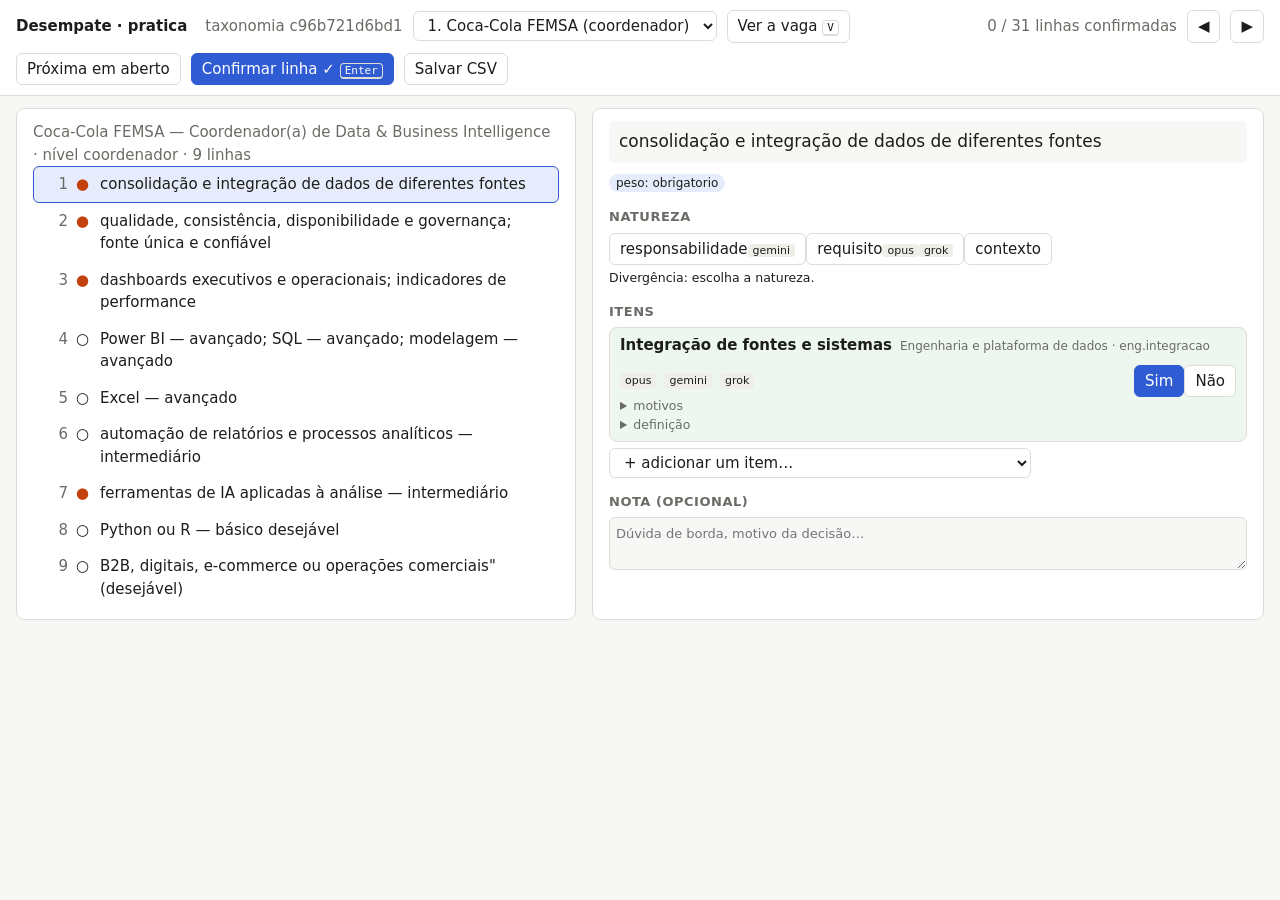
<file: rotulagem/pagina/desempate_pratica.html>
<!doctype html>
<html lang="pt-BR">
<head>
<meta charset="utf-8">
<meta name="viewport" content="width=device-width, initial-scale=1">
<title>Desempate dos rótulos</title>
<style>
:root { --bg:#f7f7f5; --panel:#fff; --text:#1d1d1b; --muted:#6b6b66; --line:#dddcd6; --accent:#2f5bd3; --soft:#e6ecfb;
  --ok:#2e7d4f; --okbg:#edf7f0; --warn:#c2410c; --warnbg:#fff1e8; --chip:#efeee9; }
@media (prefers-color-scheme: dark) { :root { --bg:#161615; --panel:#1f1f1d; --text:#e9e8e3; --muted:#9a9993; --line:#34332f;
  --accent:#8aa8ff; --soft:#26304d; --ok:#6cc893; --okbg:#17291e; --warn:#fb923c; --warnbg:#3a2414; --chip:#2a2a27; } }
* { box-sizing:border-box; }
body { margin:0; background:var(--bg); color:var(--text); font:15px/1.5 system-ui,-apple-system,"Segoe UI",sans-serif; }
header { position:sticky; top:0; z-index:2; display:flex; gap:10px; align-items:center; flex-wrap:wrap; padding:10px 16px;
  background:var(--panel); border-bottom:1px solid var(--line); }
header h1 { font-size:15px; margin:0 8px 0 0; } .grow { flex:1; } .muted { color:var(--muted); }
button, select { font:inherit; color:var(--text); background:var(--panel); border:1px solid var(--line); border-radius:6px; padding:4px 10px; cursor:pointer; }
button:hover { border-color:var(--accent); } button.primary { background:var(--accent); border-color:var(--accent); color:#fff; }
main { display:grid; grid-template-columns:minmax(0,5fr) minmax(0,6fr); gap:16px; padding:12px 16px 40px; }
@media (max-width:1000px) { main { grid-template-columns:1fr; } }
section { background:var(--panel); border:1px solid var(--line); border-radius:8px; padding:12px 16px; min-width:0; }
.linha { display:flex; gap:8px; padding:6px 8px; border-radius:6px; cursor:pointer; border:1px solid transparent; }
.linha:hover { background:var(--soft); } .linha.atual { border-color:var(--accent); background:var(--soft); }
.linha .n { width:26px; flex:none; color:var(--muted); text-align:right; }
.linha .st { width:16px; flex:none; } .st.feito { color:var(--ok); } .st.aberto { color:var(--warn); }
.chip { display:inline-block; font-size:12px; padding:0 7px; margin:2px 4px 0 0; border-radius:10px; background:var(--chip); }
.chip.regra { background:var(--soft); }
h2 { font-size:16px; margin:0 0 8px; } h3 { font-size:13px; margin:14px 0 6px; text-transform:uppercase; letter-spacing:.04em; color:var(--muted); }
.texto { font-size:17px; padding:8px 10px; background:var(--bg); border-radius:6px; margin-bottom:8px; }
.item { border:1px solid var(--line); border-radius:8px; padding:6px 10px; margin-bottom:6px; }
.item.unanime { background:var(--okbg); } .item.dividido { border-color:var(--warn); background:var(--warnbg); }
.item.dividido.decidido { background:var(--panel); border-color:var(--line); }
.item .topo { display:flex; align-items:center; gap:8px; flex-wrap:wrap; }
.item .nome { font-weight:600; } .item .dim { font-size:12px; color:var(--muted); }
.mk { font-size:11px; padding:0 5px; border-radius:3px; background:var(--chip); }
.opcoes button.on { background:var(--accent); border-color:var(--accent); color:#fff; }
.opcoes button.nao.on { background:var(--warn); border-color:var(--warn); }
.motivo { font-size:12.5px; margin-top:4px; } .motivo b { font-weight:600; }
details summary { cursor:pointer; color:var(--muted); font-size:12.5px; }
.def { font-size:12.5px; color:var(--muted); margin-top:4px; }
textarea { width:100%; min-height:50px; font:inherit; font-size:13px; color:var(--text); background:var(--bg); border:1px solid var(--line); border-radius:6px; padding:6px; }
#modal { display:none; position:fixed; inset:0; z-index:5; background:rgba(0,0,0,.5); align-items:flex-start; justify-content:center; padding:48px 16px; overflow:auto; }
#modal.aberto { display:flex; }
#modal .caixa { background:var(--panel); border:1px solid var(--line); border-radius:10px; width:min(820px,100%); padding:18px 22px; }
#modal .caixa .topo { display:flex; gap:10px; align-items:baseline; } #modal h2 { margin:0; font-size:18px; }
#modal ol { padding-left:0; list-style:none; margin:12px 0 0; }
#modal li { display:flex; gap:10px; padding:6px 8px; border-radius:6px; }
#modal li .n { width:26px; flex:none; text-align:right; color:var(--muted); }
#modal li.atual { background:var(--soft); outline:1px solid var(--accent); }
kbd { border:1px solid var(--line); border-bottom-width:2px; border-radius:4px; padding:0 4px; font-size:11px; }
</style>
</head>
<body>
<header>
  <h1>Desempate · <span id="conj"></span></h1>
  <span class="muted">taxonomia <span id="versao"></span></span>
  <select id="vaga"></select>
  <button id="verVaga">Ver a vaga <kbd>V</kbd></button>
  <span class="grow"></span>
  <span id="progresso" class="muted"></span>
  <button id="ant">◀</button><button id="prox">▶</button><button id="proxAberta">Próxima em aberto</button>
  <button id="confirmar" class="primary">Confirmar linha ✓ <kbd>Enter</kbd></button>
  <button id="salvar">Salvar CSV</button>
</header>
<main>
  <section><div id="lista"></div></section>
  <section id="painel"></section>
</main>
<div id="modal"><div class="caixa">
  <div class="topo"><h2 id="mTitulo"></h2><span class="grow"></span><button id="mFechar">Fechar <kbd>Esc</kbd></button></div>
  <div class="muted" id="mMeta"></div>
  <ol id="mLinhas"></ol>
</div></div>
<script id="dados" type="application/json">{"conjunto": "pratica", "versao": "c96b721d6bd1", "rotuladores": [{"id": "claude-opus-5-5", "curto": "opus"}, {"id": "google/gemini-4-argon", "curto": "gemini"}, {"id": "spacexai/grok-4.7", "curto": "grok"}], "naturezas": ["responsabilidade", "requisito", "contexto"], "setores": ["bens de consumo (CPG)", "consultoria", "educação", "energia e saneamento", "financeiro", "imobiliário", "indústria", "logística e mobilidade", "mídia, marketing e publicidade", "saúde", "seguros e previdência", "serviços", "tecnologia e software", "telecom", "varejo e e-commerce"], "itens": [{"dimensao": "Gestão de pessoas", "item": "Liderar time", "chave": "pessoas.liderar_time", "definicao": "liderar, gerir ou coordenar um time ou uma área com gente", "borda": "\"liderar projetos\" sem time não conta (vai em gestão de projetos); \"liderança técnica sem gestão formal\" conta, e marca também \"referência técnica / hands-on\"", "exemplos": "\"Liderar e orientar a equipe de engenharia de dados…\"; \"Experiência mínima de três anos com liderança de equipes\""}, {"dimensao": "Gestão de pessoas", "item": "Time multidisciplinar", "chave": "pessoas.multidisciplinar", "definicao": "o time ou a liderança junta perfis diferentes (engenharia + ciência + BI, POs + devs)", "borda": "só quando a linha diz que é misto; \"time de dados\" sozinho não", "exemplos": "\"Gerenciar times multidisciplinares … engenharia de dados, BI, analytics avançado e IA\"; \"Lead cross-functional teams, including data scientists, engineers…\""}, {"dimensao": "Gestão de pessoas", "item": "Desenvolver pessoas", "chave": "pessoas.desenvolver_pessoas", "definicao": "PDI, feedback, 1:1, mentoria, coaching, avaliação de desempenho, carreira, capacitação do time", "borda": "\"desenvolver soluções\" não é desenvolver pessoas", "exemplos": "\"Capacidade de realizar feedbacks estruturados, PDIs e avaliações de desempenho\"; \"Mentor, recruit, and retain top-tier … talent\""}, {"dimensao": "Gestão de pessoas", "item": "Contratar e estruturar time", "chave": "pessoas.contratar_estruturar", "definicao": "recrutar, dimensionar headcount, montar ou crescer um time ou uma área", "borda": "\"estruturar processos\" não conta", "exemplos": "\"Participar ativamente dos processos de recrutamento e seleção para expandir o time\"; \"Dimensionar estrutura e capacidade dos times…\""}, {"dimensao": "Gestão de pessoas", "item": "Liderar líderes", "chave": "pessoas.liderar_lideres", "definicao": "gerir quem também lidera (coordenações, tech leads, líderes técnicos), formar lideranças", "borda": "—", "exemplos": "\"gestão de times técnicos, incluindo liderança de líderes técnicos\"; \"desenvolvimento de lideranças intermediárias (Coordenações)\""}, {"dimensao": "Gestão de pessoas", "item": "Operação do time", "chave": "pessoas.operacao_time", "definicao": "capacidade, alocação, rituais, distribuição de demandas, acompanhamento de entregas, remover impedimentos", "borda": "priorização da área/roadmap vai em \"roadmap e priorização\"", "exemplos": "\"Gerir a capacidade e a alocação do time, removendo impedimentos…\"; \"Liderar e desenvolver a equipe de dados, distribuindo demandas e acompanhando entregas\""}, {"dimensao": "Gestão de pessoas", "item": "Referência técnica / hands-on", "chave": "pessoas.hands_on", "definicao": "a liderança precisa pôr a mão, revisar código, tomar ou guiar decisão técnica, ser referência técnica", "borda": "\"base técnica para dialogar, não precisa construir\" conta (é profundidade técnica pedida da liderança)", "exemplos": "\"Capacidade técnica para avaliar código SQL… com profundidade\"; \"Experiência prática (não apenas gestão…) em Analytics, Engenharia de Dados\""}, {"dimensao": "Estratégia, negócio e gestão", "item": "Estratégia e visão", "chave": "negocio.estrategia", "definicao": "definir ou executar estratégia/visão de dados, IA ou BI; pensamento estratégico", "borda": "\"alinhado aos objetivos estratégicos\" sozinho não conta", "exemplos": "\"Desenvolver e executar a estratégia de dados da Cooperativa\"; \"Strong strategic thinking and product mindset\""}, {"dimensao": "Estratégia, negócio e gestão", "item": "Roadmap e priorização", "chave": "negocio.roadmap_priorizacao", "definicao": "roadmap, backlog, priorização de demandas e iniciativas por valor", "borda": "—", "exemplos": "\"Definir prioridades, roadmap e indicadores da área\"; \"Experience with value-based prioritization\""}, {"dimensao": "Estratégia, negócio e gestão", "item": "Projetos e portfólio", "chave": "negocio.projetos_portfolio", "definicao": "gestão de projetos, cronograma, portfólio de iniciativas, condução de várias frentes", "borda": "—", "exemplos": "\"Histórico em gestão de projetos complexos com múltiplas frentes de trabalho\"; \"gestão de portfólio de projetos e relacionamento com áreas de negócio\""}, {"dimensao": "Estratégia, negócio e gestão", "item": "Stakeholders e influência", "chave": "negocio.stakeholders", "definicao": "parceria com áreas, influenciar sem autoridade, negociar escopo e prioridade, articulação entre áreas", "borda": "apresentação pra diretoria vai em \"comunicação executiva\"", "exemplos": "\"Capacidade de influenciar stakeholders e conduzir iniciativas de transformação…\"; \"Atuar com Comercial, Jurídico, FP&A, Marketing e Tecnologia\""}, {"dimensao": "Estratégia, negócio e gestão", "item": "Comunicação executiva", "chave": "negocio.comunicacao_executiva", "definicao": "apresentar pra diretoria, C-level, conselho, fóruns executivos; storytelling com dados", "borda": "comunicação em geral vai em \"comunicação\" (comportamental)", "exemplos": "\"Comunicação executiva, com experiência apresentando para C-level e conselho\"; \"Conduzir apresentações executivas para stakeholders locais, regionais e globais\""}, {"dimensao": "Estratégia, negócio e gestão", "item": "Visão de negócio", "chave": "negocio.visao_negocio", "definicao": "traduzir necessidade de negócio em solução, ligar dado a impacto/valor/ROI, business acumen, business case", "borda": "—", "exemplos": "\"Conectar decisões técnicas ao impacto de negócio…\"; \"Construir business case, análises profundas e criar cenários\""}, {"dimensao": "Estratégia, negócio e gestão", "item": "Orçamento e fornecedores", "chave": "negocio.orcamento_fornecedores", "definicao": "orçamento da área, OPEX/CAPEX, contratos, licenças, fornecedores, parceiros e consultorias contratadas", "borda": "custo de nuvem/infra vai em FinOps", "exemplos": "\"Gestão de Orçamento, Contratos e Licenças…\"; \"Gerenciar fornecedores, consultorias, integradores e parceiros estratégicos…\""}, {"dimensao": "Estratégia, negócio e gestão", "item": "FinOps e custo de plataforma", "chave": "negocio.finops", "definicao": "custo de nuvem, compute, ML ou inferência; otimização de custo da plataforma", "borda": "—", "exemplos": "\"Promover a otimização contínua de custos de infraestrutura e processamento (FinOps)\"; \"Gerir o orçamento de compute e ferramentas de Machine Learning…\""}, {"dimensao": "Estratégia, negócio e gestão", "item": "Cultura de dados e adoção", "chave": "negocio.cultura_dados", "definicao": "cultura data-driven, letramento, democratizar acesso, self-service, adoção pelas áreas", "borda": "—", "exemplos": "\"Promover a cultura data-driven e o letramento em dados na organização…\"; \"democratizar o acesso à informação\""}, {"dimensao": "Estratégia, negócio e gestão", "item": "Transformação e inovação", "chave": "negocio.transformacao_inovacao", "definicao": "transformação digital, inovação, PoC/MVP, prospectar tecnologias", "borda": "migração de plataforma legada vai em \"migração e modernização\"", "exemplos": "\"Histórico de atuação em projetos de inovação e transformação digital\"; \"Prospectar tecnologias e tendências, conduzir provas de conceito e MVPs…\""}, {"dimensao": "Estratégia, negócio e gestão", "item": "Métodos ágeis", "chave": "negocio.ageis", "definicao": "Scrum, Kanban, Lean, metodologias ágeis", "borda": "—", "exemplos": "\"Conhecimento de metodologias ágeis, como Scrum, Kanban ou similares\"; \"Métodos ágeis e de inovação: Scrum/Kanban, Lean Portfolio…\""}, {"dimensao": "Estratégia, negócio e gestão", "item": "Produto e data products", "chave": "negocio.produto_dados", "definicao": "gestão de produto, mentalidade de produto, data products, ciclo de vida de produtos de dados, discovery", "borda": "—", "exemplos": "\"Oversee the entire lifecycle of data products…\"; \"Liderar a transição … para um modelo orientado a data products\""}, {"dimensao": "Estratégia, negócio e gestão", "item": "Clientes e consultoria", "chave": "negocio.clientes_consultoria", "definicao": "atender clientes externos, perfil consultivo, prospecção, desenvolvimento de negócios, propostas", "borda": "\"clientes internos\" não conta", "exemplos": "\"Experiência em consultoria ou atuação direta com clientes corporativos de grande porte\"; \"Vivência em prospecção, captura de oportunidades e desenvolvimento de negócios\""}, {"dimensao": "Estratégia, negócio e gestão", "item": "Processos e melhoria contínua", "chave": "negocio.processos_melhoria", "definicao": "redesenho de processos, padronização, melhoria contínua", "borda": "padronizar **métricas** vai em \"KPIs e métricas\"", "exemplos": "\"Promover o redesenho e a melhoria contínua dos processos corporativos\"; \"Histórico comprovado de padronização e melhoria de processos…\""}, {"dimensao": "Analytics e BI", "item": "BI, dashboards e relatórios", "chave": "analytics.bi_dashboards", "definicao": "construir ou evoluir BI, painéis, relatórios, visualização", "borda": "\"time de BI\" sozinho não marca (regra 1)", "exemplos": "\"Supervisionar a criação, evolução e governança de dashboards executivos e operacionais…\"; \"Experiência com ferramentas de BI e visualização de dados\""}, {"dimensao": "Analytics e BI", "item": "Análise e insights", "chave": "analytics.analise_insights", "definicao": "análises (exploratórias, diagnósticas, ad hoc), transformar dado em insight e recomendação", "borda": "—", "exemplos": "\"Conduzir análises exploratórias e diagnósticas para apoiar a tomada de decisão\"; \"Transformar dados complexos em análises e recomendações…\""}, {"dimensao": "Analytics e BI", "item": "KPIs e métricas", "chave": "analytics.kpis_metricas", "definicao": "definir, padronizar e acompanhar KPIs, métricas, OKRs, BSC", "borda": "métricas de modelo (erro, drift) vão em ciência de dados / MLOps", "exemplos": "\"Definir e evoluir padrões de métricas, KPIs e conceitos analíticos…\"; \"Gestão de indicadores, BSC e OKRs\""}, {"dimensao": "Analytics e BI", "item": "Experimentação e causalidade", "chave": "analytics.experimentacao", "definicao": "testes A/B, desenho de experimento, inferência causal, uplift, incrementalidade", "borda": "—", "exemplos": "\"Base estatística sólida: desenho de experimentos, testes A/B e inferência causal\"; \"Experiência com inferência causal aplicada a decisões…\""}, {"dimensao": "Analytics e BI", "item": "Digital analytics e tagueamento", "chave": "analytics.digital_analytics", "definicao": "web/product analytics, tracking, tagueamento, arquitetura de eventos", "borda": "o nome GA/GTM vem do dicionário", "exemplos": "\"Digital Analytics em escala (GA, arquitetura de eventos)\"; \"Product Analytics / governança de tracking\""}, {"dimensao": "Analytics e BI", "item": "Analytics de marketing e cliente", "chave": "analytics.marketing_cliente", "definicao": "MMM, atribuição, segmentação, CRM analytics, ciclo de vida, churn, LTV, insights de consumidor", "borda": "—", "exemplos": "\"Marketing Measurement (MMM, atribuição, incrementality)\"; \"segmentações e clusters de clientes\""}, {"dimensao": "Analytics e BI", "item": "Inteligência comercial e de mercado", "chave": "analytics.inteligencia_mercado", "definicao": "inteligência comercial, pesquisa e inteligência de mercado, pricing, benchmarking de concorrência", "borda": "—", "exemplos": "\"Construir e manter a inteligência de mercado: benchmarking de concorrentes…\"; \"3+ years Consumer Insights or Market Research experience\""}, {"dimensao": "Analytics e BI", "item": "Planejamento financeiro e P&L", "chave": "analytics.financeiro_pl", "definicao": "FP&A, orçamento e forecast do negócio, P&L, rentabilidade, finanças corporativas", "borda": "orçamento **da área de dados** vai em \"orçamento e fornecedores\"", "exemplos": "\"análises de performance, rentabilidade e P&L\"; \"Conhecimento sólido em finanças corporativas e contabilidade gerencial\""}, {"dimensao": "Analytics e BI", "item": "Automação", "chave": "analytics.automacao", "definicao": "automação de relatórios e processos, RPA, workflows", "borda": "automação **com IA** marca também o item de IA", "exemplos": "\"Liderar iniciativas de automação de … RPAs\"; \"automação de relatórios e processos analíticos — intermediário\""}, {"dimensao": "Engenharia e plataforma de dados", "item": "Arquitetura de dados", "chave": "eng.arquitetura", "definicao": "arquitetura de dados; DW, data lake, lakehouse, data mesh, medalhão", "borda": "—", "exemplos": "\"Domínio de Data Mesh\"; \"Vivência sólida em arquitetura de dados, incluindo data lake, data warehouse…\""}, {"dimensao": "Engenharia e plataforma de dados", "item": "Engenharia de dados e pipelines", "chave": "eng.pipelines", "definicao": "pipelines, ETL/ELT, ingestão, orquestração, engenharia de dados como disciplina", "borda": "\"time de engenharia de dados\" sozinho marca só liderar time", "exemplos": "\"Experiência com pipelines de dados (ETL/ELT) e ferramentas como…\"; \"Monitorar e controlar a execução de malhas de dados (pipelines)…\""}, {"dimensao": "Engenharia e plataforma de dados", "item": "Modelagem de dados", "chave": "eng.modelagem", "definicao": "modelagem dimensional, analítica, corporativa; data vault; analytics engineering", "borda": "modelagem **estatística/preditiva** vai em ciência de dados", "exemplos": "\"Data modeling (dimensional, Data Vault, semantic layers)\"; \"Experiência com modelagem analítica e transformação de dados em dbt…\""}, {"dimensao": "Engenharia e plataforma de dados", "item": "Integração de fontes e sistemas", "chave": "eng.integracao", "definicao": "integrar múltiplas fontes, sistemas, APIs, conectores", "borda": "—", "exemplos": "\"Integrar diferentes fontes de dados em um modelo corporativo consistente\"; \"Atuar na integração entre plataformas SCADA, sistemas de telemetria, BI, GIS…\""}, {"dimensao": "Engenharia e plataforma de dados", "item": "Plataforma de dados e nuvem", "chave": "eng.plataforma_cloud", "definicao": "evoluir ou sustentar a plataforma de dados; nuvem como conceito", "borda": "o provedor (AWS, Azure, GCP) vem do dicionário", "exemplos": "\"conduzir a evolução da nossa plataforma de dados\"; \"Familiaridade com Cloud (AWS, Azure ou GCP) e com os desafios de operar plataformas…\""}, {"dimensao": "Engenharia e plataforma de dados", "item": "Big data e processamento distribuído", "chave": "eng.big_data", "definicao": "grandes volumes, processamento distribuído, larga escala", "borda": "—", "exemplos": "\"Vivência com grandes volumes de dados\"; \"ambientes de processamento distribuído e plataformas de dados…\""}, {"dimensao": "Engenharia e plataforma de dados", "item": "Streaming e tempo real", "chave": "eng.streaming", "definicao": "streaming, tempo real, baixa latência", "borda": "—", "exemplos": "\"camadas de consumo NRT/Streaming Analytics (ex: Kafka, Pub/Sub)\"; \"ingestão batch e streaming de múltiplas fontes\""}, {"dimensao": "Engenharia e plataforma de dados", "item": "Boas práticas de engenharia (DevOps/DataOps)", "chave": "eng.boas_praticas", "definicao": "versionamento, Git, CI/CD, testes, code review, documentação, DataOps", "borda": "—", "exemplos": "\"Práticas modernas de engenharia: versionamento, testes automatizados, observabilidade e documentação\"; \"DataOps, CI/CD, Git, code review, testes e documentação\""}, {"dimensao": "Engenharia e plataforma de dados", "item": "Observabilidade e operação", "chave": "eng.observabilidade_operacao", "definicao": "monitoramento, SLA/SLO, incidentes, sustentação, confiabilidade e disponibilidade da plataforma", "borda": "qualidade **do dado** vai em \"qualidade de dados\"", "exemplos": "\"SLA, SLI e SLO… incidentes\"; \"Responder pela confiabilidade da plataforma analítica: monitoramento de pipelines…\""}, {"dimensao": "Engenharia e plataforma de dados", "item": "Migração e modernização", "chave": "eng.migracao_modernizacao", "definicao": "migrar ou modernizar plataforma ou arquitetura legada", "borda": "—", "exemplos": "\"Liderança comprovada de migrações de dados legados para ecossistemas modernos em nuvem\"; \"Vivência na condução de migrações de dados, modernização de plataformas analíticas…\""}, {"dimensao": "Engenharia e plataforma de dados", "item": "Camada semântica", "chave": "eng.camada_semantica", "definicao": "camada semântica, métricas governadas como produto, data contracts", "borda": "—", "exemplos": "\"Familiaridade com camadas semânticas e preparação de dados para consumo por LLM / text-to-SQL\"; \"Diferencial: camada semântica corporativa\""}, {"dimensao": "Engenharia e plataforma de dados", "item": "Software e sistemas (fora de dados)", "chave": "eng.software_sistemas", "definicao": "desenvolvimento de software, arquitetura de software, sistemas como ERP/WMS/CRM, front/back-end", "borda": "—", "exemplos": "\"Experiência sólida liderando times de desenvolvimento de software\"; \"Experiência em implantação ou transformação de plataformas como ERP, WMS, CRM…\""}, {"dimensao": "Governança, qualidade e segurança", "item": "Governança de dados", "chave": "gov.governanca", "definicao": "políticas, papéis (owners, stewards), padrões, frameworks (DAMA), programa de governança", "borda": "\"governança de modelos/IA\" vai no item próprio", "exemplos": "\"Implantar e sustentar a governança de dados: papéis e responsabilidades…\"; \"Governança e qualidade de dados (DAMA-DMBOK)\""}, {"dimensao": "Governança, qualidade e segurança", "item": "Qualidade de dados", "chave": "gov.qualidade", "definicao": "qualidade, consistência, integridade, acuracidade do dado", "borda": "—", "exemplos": "\"Conhecimento em modelagem de dados, qualidade de dados e governança\"; \"Implantar rotinas de validação e consistência dos dados antes de cada entrega…\""}, {"dimensao": "Governança, qualidade e segurança", "item": "Catálogo, metadados e linhagem", "chave": "gov.catalogo_linhagem", "definicao": "catálogo de dados, metadados, linhagem, dicionário de dados/métricas", "borda": "—", "exemplos": "\"Data Quality, Metadata Management, Data Catalog, Data Lineage e Data Stewardship\"; \"Metadata and lineage management\""}, {"dimensao": "Governança, qualidade e segurança", "item": "Dados mestres (MDM)", "chave": "gov.mdm", "definicao": "master data management", "borda": "—", "exemplos": "\"gestão de dados mestres (MDM) e práticas de governança\"; \"… e Master Data Management (MDM)\""}, {"dimensao": "Governança, qualidade e segurança", "item": "Privacidade e regulação", "chave": "gov.privacidade_regulacao", "definicao": "LGPD, privacidade, PII, compliance, regulação setorial (SOX, HIPAA)", "borda": "—", "exemplos": "\"Conformidade com a LGPD, incluindo classificação, retenção e tratamento de dados pessoais\"; \"Governança de dados financeiros, incluindo SOX\""}, {"dimensao": "Governança, qualidade e segurança", "item": "Segurança da informação e acesso", "chave": "gov.seguranca", "definicao": "segurança da informação, controle de acesso", "borda": "—", "exemplos": "\"governança e Segurança da Informação\"; \"Conhecimento prático de governança, privacidade e segurança de dados\""}, {"dimensao": "Governança, qualidade e segurança", "item": "Governança de IA e de modelos", "chave": "gov.governanca_ia", "definicao": "governança de modelos e agentes, risco de modelo, IA responsável, guardrails, ética de uso", "borda": "—", "exemplos": "\"definir processos de governança de modelos + gestão de risco de modelos\"; \"Atuar como Centro de Excelência (CoE) na governança de agentes de IA…\""}, {"dimensao": "IA e ciência de dados", "item": "IA generativa e LLMs", "chave": "ia.genai_llm", "definicao": "GenAI, LLMs, RAG, embeddings, bancos vetoriais, dados preparados pra IA", "borda": "—", "exemplos": "\"Vivência com Inteligência Artificial Generativa e utilização de LLMs\"; \"embeddings, Vector DBs (ex: Pinecone, Qdrant, ChromaDB) ou RAG\""}, {"dimensao": "IA e ciência de dados", "item": "Agentes de IA", "chave": "ia.agentes", "definicao": "agentes, sistemas agênticos, multi-agente, copilotos conversacionais", "borda": "—", "exemplos": "\"Ao menos um caso de agentes de IA em produção\"; \"Familiaridade com arquiteturas modernas baseadas em agentes (arquitetura agêntica)\""}, {"dimensao": "IA e ciência de dados", "item": "Ciência de dados e machine learning", "chave": "ia.ciencia_dados_ml", "definicao": "modelos preditivos, ML, estatística aplicada, forecast, séries temporais", "borda": "\"IA\" genérica sem ML vai em \"IA aplicada ao negócio\"", "exemplos": "\"Base sólida em estatística, machine learning e desenho de experimentos…\"; \"Séries temporais, forecast, segmentação, modelos de propensão…\""}, {"dimensao": "IA e ciência de dados", "item": "MLOps e LLMOps", "chave": "ia.mlops", "definicao": "colocar e manter modelo em produção, monitorar drift, ciclo de vida de modelo, feature store", "borda": "—", "exemplos": "\"Familiaridade com práticas de MLOps e deploy de modelos de Machine Learning em produção\"; \"LLMOps e frameworks de avaliação de modelos em produção…\""}, {"dimensao": "IA e ciência de dados", "item": "IA aplicada ao negócio", "chave": "ia.ia_aplicada", "definicao": "aplicar IA a problemas ou áreas, estratégia/portfólio de IA, casos de uso, ROI de IA", "borda": "—", "exemplos": "\"Fomentar a utilização de analytics, inteligência artificial e novas tecnologias aplicadas ao negócio\"; \"Definir e liderar a estratégia de IA … governar o portfólio\""}, {"dimensao": "IA e ciência de dados", "item": "IA na produtividade do time", "chave": "ia.ia_produtividade", "definicao": "usar IA no próprio trabalho do time: AI-first engineering, copilots, acelerar entrega", "borda": "—", "exemplos": "\"Impulsionar práticas de AI-first engineering…\"; \"Uso de ferramentas de IA generativa e agentes para acelerar o trabalho do time\""}, {"dimensao": "Formação, idioma e experiência", "item": "Graduação", "chave": "formacao.graduacao", "definicao": "ensino superior (qualquer área ou áreas listadas)", "borda": "—", "exemplos": "\"Ensino superior completo em Tecnologia, Engenharia, Ciência da Computação ou áreas correlatas\"; \"Formação superior completa em áreas correlatas\""}, {"dimensao": "Formação, idioma e experiência", "item": "Pós-graduação, MBA, mestrado", "chave": "formacao.pos", "definicao": "pós, MBA, mestrado, doutorado", "borda": "—", "exemplos": "\"Pós-graduação ou MBA em Gestão, Dados ou Tecnologia é diferencial\"; \"Mestrado ou doutorado em áreas relacionadas a Data Science…\""}, {"dimensao": "Formação, idioma e experiência", "item": "Certificação", "chave": "formacao.certificacao", "definicao": "certificação (cloud, BI, Scrum, governança)", "borda": "—", "exemplos": "\"Certificações em cloud\"; \"Certificações na área de dados (Azure Data Engineer, AWS…)\""}, {"dimensao": "Formação, idioma e experiência", "item": "Inglês", "chave": "idioma.ingles", "definicao": "inglês, em qualquer nível", "borda": "—", "exemplos": "\"Inglês avançado para comunicação verbal e escrita\"; \"Excellent level of English C1 or above\""}, {"dimensao": "Formação, idioma e experiência", "item": "Espanhol", "chave": "idioma.espanhol", "definicao": "espanhol, em qualquer nível", "borda": "—", "exemplos": "\"Espanhol Avançado/Fluente (Mandatório)\"; \"Desejável: Espanhol\""}, {"dimensao": "Formação, idioma e experiência", "item": "Tempo de experiência", "chave": "experiencia.anos", "definicao": "pede N anos (na área, em liderança); o número vai no rótulo `anos`", "borda": "—", "exemplos": "\"10 a 15 anos de experiência em tecnologia, com ao menos 5 anos em posições de liderança…\"; \"Experiência acima de 5 anos em call center\""}, {"dimensao": "Formação, idioma e experiência", "item": "Experiência prévia na área de dados", "chave": "experiencia.dados", "definicao": "pede trajetória ou experiência sólida em dados, BI, engenharia ou ciência (sem nomear prática específica)", "borda": "se nomeia a prática (\"experiência com pipelines\"), marca a prática", "exemplos": "\"Sólida experiência prévia em Data Analytics\"; \"Experiência prévia atuando em áreas de Ciência de Dados, Analytics ou Engenharia de Dados\""}, {"dimensao": "Formação, idioma e experiência", "item": "Experiência setorial", "chave": "experiencia.setor", "definicao": "pede experiência num setor ou negócio; o **setor** vai num 2º campo, com a mesma lista de `setores.csv`", "borda": "conhecimento de negócio específico (\"crédito e cobrança\", \"chargeback\", \"folha de pagamento\") conta, com o setor dele", "exemplos": "\"Experiência no setor financeiro ou em áreas corporativas de alta complexidade\"; \"Diferencial: experiência em healthtechs, edtechs…\""}, {"dimensao": "Comportamental e condições", "item": "Comunicação e colaboração", "chave": "comportamento.comunicacao", "definicao": "comunicação clara, colaboração, interação com níveis diferentes", "borda": "apresentação executiva vai em \"comunicação executiva\"", "exemplos": "\"Boa comunicação e habilidade para interagir com diferentes níveis de stakeholders\"; \"Strong communication skills…\""}, {"dimensao": "Comportamental e condições", "item": "Pensamento analítico e resolução de problemas", "chave": "comportamento.analitico", "definicao": "capacidade analítica, pensamento crítico, estruturar problema, causa raiz", "borda": "—", "exemplos": "\"Forte afinidade com dados, excelente capacidade analítica e pensamento crítico\"; \"'Dive deep'… identificar a causa raiz…\""}, {"dimensao": "Comportamental e condições", "item": "Autonomia e iniciativa", "chave": "comportamento.autonomia", "definicao": "autonomia, perfil empreendedor, inquieto, curiosidade, proatividade", "borda": "—", "exemplos": "\"Perfil empreendedor e inovador, com autonomia para propor e executar sem precisar de tutela\"; \"Senioridade suficiente para atuar com autonomia…\""}, {"dimensao": "Comportamental e condições", "item": "Organização e ambiente de pressão", "chave": "comportamento.organizacao", "definicao": "organização, prioridades concorrentes, pressão, adaptabilidade, ritmo acelerado", "borda": "—", "exemplos": "\"Capacidade de priorizar demandas e trabalhar sob pressão\"; \"Lidar com necessidades/prioridades concorrentes… em contexto acelerado\""}, {"dimensao": "Comportamental e condições", "item": "Condição de trabalho", "chave": "condicao.trabalho", "definicao": "viagens, presencial/híbrido, mudança de cidade", "borda": "—", "exemplos": "\"Disponibilidade para viagens\"; \"Disponibilidade para trabalhar em modelo híbrido (3 vezes por semana no escritório)…\""}, {"dimensao": "Comportamental e condições", "item": "Outro", "chave": "outro", "definicao": "nada acima cabe; escrever 3–6 palavras", "borda": "—", "exemplos": "\"Gerenciar as rotinas executivas … papéis de liderança em Saúde e Segurança\""}], "vagas": [{"id": "0d9a1314b72a", "nivel": "coordenador", "empresa": "Coca-Cola FEMSA", "cargo": "Coordenador(a) de Data & Business Intelligence", "url": "https://coca-colafemsa.eightfold.ai/careers/job/1374433961039", "linhas": [{"ordem": 1, "texto": "consolidação e integração de dados de diferentes fontes", "peso": "obrigatorio", "anos": null, "ferramentas": [], "votos": [{"ordem": 1, "natureza": "requisito", "itens": ["eng.integracao"], "outro": "", "setor": "nenhum", "motivo": "integração de dados de diferentes fontes"}, {"ordem": 1, "natureza": "responsabilidade", "itens": ["eng.integracao"], "outro": "", "setor": "nenhum", "motivo": "Cita 'consolidação e integração de dados de diferentes fontes'."}, {"ordem": 1, "natureza": "requisito", "itens": ["eng.integracao"], "outro": "", "setor": "nenhum", "motivo": "Pede consolidação e integração de dados de diferentes fontes."}]}, {"ordem": 2, "texto": "qualidade, consistência, disponibilidade e governança; fonte única e confiável", "peso": "obrigatorio", "anos": null, "ferramentas": [], "votos": [{"ordem": 2, "natureza": "requisito", "itens": ["gov.qualidade", "gov.governanca", "eng.observabilidade_operacao"], "outro": "", "setor": "nenhum", "motivo": "qualidade e consistência, governança, disponibilidade do dado"}, {"ordem": 2, "natureza": "responsabilidade", "itens": ["gov.qualidade", "gov.governanca", "eng.observabilidade_operacao"], "outro": "", "setor": "nenhum", "motivo": "Cita 'qualidade, consistência' (qualidade), 'disponibilidade' (observabilidade/operação) e 'governança'."}, {"ordem": 2, "natureza": "requisito", "itens": ["gov.qualidade", "gov.governanca"], "outro": "", "setor": "nenhum", "motivo": "Cita qualidade, consistência e governança, além de fonte única e confiável."}]}, {"ordem": 3, "texto": "dashboards executivos e operacionais; indicadores de performance", "peso": "obrigatorio", "anos": null, "ferramentas": [], "votos": [{"ordem": 3, "natureza": "requisito", "itens": ["analytics.bi_dashboards", "analytics.kpis_metricas"], "outro": "", "setor": "nenhum", "motivo": "dashboards executivos e indicadores de performance"}, {"ordem": 3, "natureza": "responsabilidade", "itens": ["analytics.bi_dashboards", "analytics.kpis_metricas"], "outro": "", "setor": "nenhum", "motivo": "Cita 'dashboards executivos e operacionais' e 'indicadores de performance'."}, {"ordem": 3, "natureza": "requisito", "itens": ["analytics.bi_dashboards", "analytics.kpis_metricas"], "outro": "", "setor": "nenhum", "motivo": "Cita dashboards executivos e operacionais e indicadores de performance."}]}, {"ordem": 4, "texto": "Power BI — avançado; SQL — avançado; modelagem — avançado", "peso": "obrigatorio", "anos": null, "ferramentas": ["SQL", "Power BI"], "votos": [{"ordem": 4, "natureza": "requisito", "itens": ["eng.modelagem"], "outro": "", "setor": "nenhum", "motivo": "modelagem avançado; ferramentas ficam pro dicionário"}, {"ordem": 4, "natureza": "requisito", "itens": ["eng.modelagem"], "outro": "", "setor": "nenhum", "motivo": "Pede 'modelagem — avançado'; ferramentas (Power BI, SQL) ficam para o dicionário."}, {"ordem": 4, "natureza": "requisito", "itens": ["eng.modelagem"], "outro": "", "setor": "nenhum", "motivo": "Além das ferramentas nomeadas, a linha pede modelagem avançada."}]}, {"ordem": 5, "texto": "Excel — avançado", "peso": "obrigatorio", "anos": null, "ferramentas": ["Excel"], "votos": [{"ordem": 5, "natureza": "requisito", "itens": [], "outro": "", "setor": "nenhum", "motivo": "só ferramenta nomeada (Excel), marcada pelo dicionário"}, {"ordem": 5, "natureza": "requisito", "itens": [], "outro": "", "setor": "nenhum", "motivo": "Cita apenas a ferramenta 'Excel', que é marcada pelo dicionário."}, {"ordem": 5, "natureza": "requisito", "itens": [], "outro": "", "setor": "nenhum", "motivo": "Só cita a ferramenta Excel, marcada em outra etapa."}]}, {"ordem": 6, "texto": "automação de relatórios e processos analíticos — intermediário", "peso": "obrigatorio", "anos": null, "ferramentas": [], "votos": [{"ordem": 6, "natureza": "requisito", "itens": ["analytics.automacao"], "outro": "", "setor": "nenhum", "motivo": "automação de relatórios e processos analíticos"}, {"ordem": 6, "natureza": "requisito", "itens": ["analytics.automacao"], "outro": "", "setor": "nenhum", "motivo": "Pede 'automação de relatórios e processos analíticos'."}, {"ordem": 6, "natureza": "requisito", "itens": ["analytics.automacao"], "outro": "", "setor": "nenhum", "motivo": "Pede automação de relatórios e processos analíticos."}]}, {"ordem": 7, "texto": "ferramentas de IA aplicadas à análise — intermediário", "peso": "obrigatorio", "anos": null, "ferramentas": [], "votos": [{"ordem": 7, "natureza": "requisito", "itens": ["ia.ia_produtividade"], "outro": "", "setor": "nenhum", "motivo": "ferramentas de IA usadas no próprio trabalho de análise"}, {"ordem": 7, "natureza": "requisito", "itens": ["ia.ia_produtividade", "analytics.analise_insights"], "outro": "", "setor": "nenhum", "motivo": "Pede uso de 'ferramentas de IA aplicadas à análise' no trabalho."}, {"ordem": 7, "natureza": "requisito", "itens": ["ia.ia_aplicada"], "outro": "", "setor": "nenhum", "motivo": "Pede IA aplicada à análise, sem nomear modelo ou LLM."}]}, {"ordem": 8, "texto": "Python ou R — básico desejável", "peso": "diferencial", "anos": null, "ferramentas": ["Python"], "votos": [{"ordem": 8, "natureza": "requisito", "itens": [], "outro": "", "setor": "nenhum", "motivo": "só linguagens nomeadas (Python, R), marcadas pelo dicionário"}, {"ordem": 8, "natureza": "requisito", "itens": [], "outro": "", "setor": "nenhum", "motivo": "Cita apenas as linguagens/ferramentas 'Python ou R'."}, {"ordem": 8, "natureza": "requisito", "itens": [], "outro": "", "setor": "nenhum", "motivo": "Só cita Python ou R, ferramentas de outra etapa."}]}, {"ordem": 9, "texto": "B2B, digitais, e-commerce ou operações comerciais\" (desejável)", "peso": "diferencial", "anos": null, "ferramentas": [], "votos": [{"ordem": 9, "natureza": "requisito", "itens": ["experiencia.setor"], "outro": "", "setor": "varejo e e-commerce", "motivo": "vivência em e-commerce, digitais ou operações comerciais"}, {"ordem": 9, "natureza": "requisito", "itens": ["experiencia.setor"], "outro": "", "setor": "varejo e e-commerce", "motivo": "Pede vivência desejável em 'e-commerce ou operações comerciais'."}, {"ordem": 9, "natureza": "requisito", "itens": ["experiencia.setor"], "outro": "", "setor": "varejo e e-commerce", "motivo": "Pede experiência em e-commerce, B2B, digitais ou operações comerciais."}]}]}, {"id": "322d2c7e5ca0", "nivel": "gerente", "empresa": "Vivo", "cargo": "Gerente MIS Operações", "url": "https://vivo.gupy.io/jobs/12029324", "linhas": [{"ordem": 1, "texto": "gestão de MIS, BI, Planejamento ou Inteligência Operacional", "peso": "obrigatorio", "anos": null, "ferramentas": [], "votos": [{"ordem": 1, "natureza": "requisito", "itens": ["pessoas.liderar_time", "experiencia.dados"], "outro": "", "setor": "nenhum", "motivo": "experiência em gestão de MIS, BI ou inteligência operacional"}, {"ordem": 1, "natureza": "requisito", "itens": ["pessoas.liderar_time", "experiencia.dados"], "outro": "", "setor": "nenhum", "motivo": "Pede experiência em gestão de áreas de MIS, BI ou inteligência operacional."}, {"ordem": 1, "natureza": "requisito", "itens": ["pessoas.liderar_time", "experiencia.dados"], "outro": "", "setor": "nenhum", "motivo": "Pede gestão das áreas de MIS e BI, sem prática específica de painéis."}]}, {"ordem": 2, "texto": "Liderar o time de MIS… desenvolvimento técnico e gestão de performance", "peso": "obrigatorio", "anos": null, "ferramentas": [], "votos": [{"ordem": 2, "natureza": "responsabilidade", "itens": ["pessoas.liderar_time", "pessoas.desenvolver_pessoas"], "outro": "", "setor": "nenhum", "motivo": "liderar o time; desenvolvimento técnico e gestão de performance"}, {"ordem": 2, "natureza": "responsabilidade", "itens": ["pessoas.liderar_time", "pessoas.desenvolver_pessoas"], "outro": "", "setor": "nenhum", "motivo": "Cita 'Liderar o time de MIS', 'desenvolvimento técnico e gestão de performance'."}, {"ordem": 2, "natureza": "responsabilidade", "itens": ["pessoas.liderar_time", "pessoas.desenvolver_pessoas"], "outro": "", "setor": "nenhum", "motivo": "Manda liderar o time de MIS, com desenvolvimento técnico e gestão de performance."}]}, {"ordem": 3, "texto": "indicadores de Contact Center, Operações de Atendimento ou Experiência do Cliente", "peso": "obrigatorio", "anos": null, "ferramentas": [], "votos": [{"ordem": 3, "natureza": "requisito", "itens": ["analytics.kpis_metricas", "experiencia.setor"], "outro": "", "setor": "serviços", "motivo": "indicadores de Contact Center e atendimento, negócio específico"}, {"ordem": 3, "natureza": "requisito", "itens": ["analytics.kpis_metricas", "experiencia.setor"], "outro": "", "setor": "serviços", "motivo": "Pede vivência com 'indicadores' específicos de 'Contact Center, Operações de Atendimento'."}, {"ordem": 3, "natureza": "requisito", "itens": ["analytics.kpis_metricas", "experiencia.setor"], "outro": "", "setor": "serviços", "motivo": "Cita indicadores de contact center, atendimento e experiência do cliente."}]}, {"ordem": 4, "texto": "Power BI, Tableau; Excel avançado", "peso": "obrigatorio", "anos": null, "ferramentas": ["Power BI", "Tableau", "Excel"], "votos": [{"ordem": 4, "natureza": "requisito", "itens": [], "outro": "", "setor": "nenhum", "motivo": "só ferramentas nomeadas, marcadas pelo dicionário"}, {"ordem": 4, "natureza": "requisito", "itens": [], "outro": "", "setor": "nenhum", "motivo": "Cita apenas ferramentas pelo nome (Power BI, Tableau, Excel), marcadas pelo dicionário."}, {"ordem": 4, "natureza": "requisito", "itens": [], "outro": "", "setor": "nenhum", "motivo": "Só nomeia ferramentas, sem conceito ao redor para rotular."}]}, {"ordem": 5, "texto": "automação, modelagem de dados e construção de indicadores", "peso": "obrigatorio", "anos": null, "ferramentas": [], "votos": [{"ordem": 5, "natureza": "requisito", "itens": ["analytics.automacao", "eng.modelagem", "analytics.kpis_metricas"], "outro": "", "setor": "nenhum", "motivo": "automação, modelagem de dados, construção de indicadores"}, {"ordem": 5, "natureza": "requisito", "itens": ["analytics.automacao", "eng.modelagem", "analytics.kpis_metricas"], "outro": "", "setor": "nenhum", "motivo": "Cita explicitamente 'automação, modelagem de dados e construção de indicadores'."}, {"ordem": 5, "natureza": "requisito", "itens": ["analytics.automacao", "eng.modelagem", "analytics.kpis_metricas"], "outro": "", "setor": "nenhum", "motivo": "Cita automação, modelagem de dados e construção de indicadores."}]}, {"ordem": 6, "texto": "análises preditivas; capacidade, produtividade, dimensionamento e tendências", "peso": "obrigatorio", "anos": null, "ferramentas": [], "votos": [{"ordem": 6, "natureza": "requisito", "itens": ["ia.ciencia_dados_ml", "analytics.analise_insights"], "outro": "", "setor": "nenhum", "motivo": "análises preditivas e de tendências, dimensionamento"}, {"ordem": 6, "natureza": "requisito", "itens": ["ia.ciencia_dados_ml", "analytics.analise_insights"], "outro": "", "setor": "nenhum", "motivo": "Pede 'análises preditivas' e análises de 'capacidade, produtividade, dimensionamento e tendências'."}, {"ordem": 6, "natureza": "requisito", "itens": ["ia.ciencia_dados_ml", "analytics.analise_insights"], "outro": "", "setor": "nenhum", "motivo": "Cita análises preditivas e temas de capacidade, produtividade, dimensionamento e tendências."}]}, {"ordem": 7, "texto": "governança dos dados", "peso": "obrigatorio", "anos": null, "ferramentas": [], "votos": [{"ordem": 7, "natureza": "requisito", "itens": ["gov.governanca"], "outro": "", "setor": "nenhum", "motivo": "governança dos dados"}, {"ordem": 7, "natureza": "requisito", "itens": ["gov.governanca"], "outro": "", "setor": "nenhum", "motivo": "Cita diretamente 'governança dos dados'."}, {"ordem": 7, "natureza": "requisito", "itens": ["gov.governanca"], "outro": "", "setor": "nenhum", "motivo": "Cita governança dos dados, sem qualidade ou outros controles."}]}, {"ordem": 8, "texto": "fóruns executivos… apresentações gerenciais", "peso": "obrigatorio", "anos": null, "ferramentas": [], "votos": [{"ordem": 8, "natureza": "requisito", "itens": ["negocio.comunicacao_executiva"], "outro": "", "setor": "nenhum", "motivo": "fóruns executivos e apresentações gerenciais"}, {"ordem": 8, "natureza": "responsabilidade", "itens": ["negocio.comunicacao_executiva"], "outro": "", "setor": "nenhum", "motivo": "Atuação em 'fóruns executivos' e condução de 'apresentações gerenciais'."}, {"ordem": 8, "natureza": "requisito", "itens": ["negocio.comunicacao_executiva"], "outro": "", "setor": "nenhum", "motivo": "Cita fóruns executivos e apresentações gerenciais."}]}, {"ordem": 9, "texto": "Dif.: \"SQL, Python", "peso": "diferencial", "anos": null, "ferramentas": ["SQL", "Python"], "votos": [{"ordem": 9, "natureza": "requisito", "itens": [], "outro": "", "setor": "nenhum", "motivo": "só ferramentas nomeadas (SQL, Python)"}, {"ordem": 9, "natureza": "requisito", "itens": [], "outro": "", "setor": "nenhum", "motivo": "Cita apenas linguagens/ferramentas pelo nome (SQL, Python), sem conceito adicional."}, {"ordem": 9, "natureza": "requisito", "itens": [], "outro": "", "setor": "nenhum", "motivo": "Diferencial que só nomeia ferramentas, sem conceito ao redor."}]}]}, {"id": "39f7c53fa832", "nivel": "gerente", "empresa": "Sicredi Aliança", "cargo": "Gerente de Dados, BI e Automação", "url": "https://sicredi.gupy.io/jobs/12634753", "linhas": [{"ordem": 1, "texto": "Liderar as áreas de Dados, Business Intelligence, Processos e Automação", "peso": "obrigatorio", "anos": null, "ferramentas": [], "votos": [{"ordem": 1, "natureza": "responsabilidade", "itens": ["pessoas.liderar_time", "pessoas.multidisciplinar"], "outro": "", "setor": "nenhum", "motivo": "liderar áreas distintas: Dados, BI, Processos e Automação"}, {"ordem": 1, "natureza": "responsabilidade", "itens": ["pessoas.liderar_time", "pessoas.multidisciplinar"], "outro": "", "setor": "nenhum", "motivo": "Pede para 'Liderar as áreas de Dados, Business Intelligence, Processos e Automação', juntando disciplinas distintas."}, {"ordem": 1, "natureza": "responsabilidade", "itens": ["pessoas.liderar_time"], "outro": "", "setor": "nenhum", "motivo": "Liderar as áreas indica gestão de time; os nomes das áreas não marcam prática."}]}, {"ordem": 2, "texto": "Desenvolver e executar a estratégia de dados da Cooperativa", "peso": "obrigatorio", "anos": null, "ferramentas": [], "votos": [{"ordem": 2, "natureza": "responsabilidade", "itens": ["negocio.estrategia"], "outro": "", "setor": "nenhum", "motivo": "desenvolver e executar a estratégia de dados"}, {"ordem": 2, "natureza": "responsabilidade", "itens": ["negocio.estrategia"], "outro": "", "setor": "nenhum", "motivo": "Cita diretamente 'Desenvolver e executar a estratégia de dados'."}, {"ordem": 2, "natureza": "responsabilidade", "itens": ["negocio.estrategia"], "outro": "", "setor": "nenhum", "motivo": "Desenvolver e executar a estratégia de dados marca estratégia e visão."}]}, {"ordem": 3, "texto": "Garantir a governança, qualidade … e integridade das informações", "peso": "obrigatorio", "anos": null, "ferramentas": [], "votos": [{"ordem": 3, "natureza": "responsabilidade", "itens": ["gov.governanca", "gov.qualidade"], "outro": "", "setor": "nenhum", "motivo": "governança, qualidade e integridade das informações"}, {"ordem": 3, "natureza": "responsabilidade", "itens": ["gov.governanca", "gov.qualidade"], "outro": "", "setor": "nenhum", "motivo": "Pede para 'Garantir a governança, qualidade … e integridade das informações'."}, {"ordem": 3, "natureza": "responsabilidade", "itens": ["gov.governanca", "gov.qualidade"], "outro": "", "setor": "nenhum", "motivo": "Pede garantir governança, qualidade e integridade das informações."}]}, {"ordem": 4, "texto": "… segurança … das informações", "peso": "obrigatorio", "anos": null, "ferramentas": [], "votos": [{"ordem": 4, "natureza": "responsabilidade", "itens": ["gov.seguranca"], "outro": "", "setor": "nenhum", "motivo": "segurança das informações"}, {"ordem": 4, "natureza": "responsabilidade", "itens": ["gov.seguranca"], "outro": "", "setor": "nenhum", "motivo": "Continuação da linha anterior pedindo para garantir a 'segurança … das informações'."}, {"ordem": 4, "natureza": "responsabilidade", "itens": ["gov.seguranca"], "outro": "", "setor": "nenhum", "motivo": "Trecho continuado pede segurança das informações."}]}, {"ordem": 5, "texto": "Evoluir dashboards, indicadores e soluções analíticas\" + \"Conhecimento em Power BI, SQL ou ferramentas correlatas", "peso": "obrigatorio", "anos": null, "ferramentas": ["SQL", "Power BI"], "votos": [{"ordem": 5, "natureza": "responsabilidade", "itens": ["analytics.bi_dashboards", "analytics.kpis_metricas"], "outro": "", "setor": "nenhum", "motivo": "evoluir dashboards e indicadores; ferramentas pro dicionário"}, {"ordem": 5, "natureza": "responsabilidade", "itens": ["analytics.bi_dashboards", "analytics.kpis_metricas"], "outro": "", "setor": "nenhum", "motivo": "Cita 'Evoluir dashboards, indicadores' e ferramentas de visualização correlatas."}, {"ordem": 5, "natureza": "responsabilidade", "itens": ["analytics.bi_dashboards", "analytics.kpis_metricas"], "outro": "", "setor": "nenhum", "motivo": "Evoluir dashboards e indicadores marca BI e KPIs; ferramentas nomeadas não são rotuladas."}]}, {"ordem": 6, "texto": "Transformar dados em inteligência de negócios, identificando oportunidades", "peso": "obrigatorio", "anos": null, "ferramentas": [], "votos": [{"ordem": 6, "natureza": "responsabilidade", "itens": ["analytics.analise_insights", "negocio.visao_negocio"], "outro": "", "setor": "nenhum", "motivo": "transformar dados em inteligência de negócios, oportunidades"}, {"ordem": 6, "natureza": "responsabilidade", "itens": ["analytics.analise_insights", "negocio.visao_negocio"], "outro": "", "setor": "nenhum", "motivo": "Pede para 'Transformar dados em inteligência de negócios, identificando oportunidades'."}, {"ordem": 6, "natureza": "responsabilidade", "itens": ["analytics.analise_insights", "negocio.visao_negocio"], "outro": "", "setor": "nenhum", "motivo": "Transformar dados em inteligência e identificar oportunidades marca análise e visão de negócio."}]}, {"ordem": 7, "texto": "Liderar iniciativas de automação de … RPAs", "peso": "obrigatorio", "anos": null, "ferramentas": [], "votos": [{"ordem": 7, "natureza": "responsabilidade", "itens": ["analytics.automacao"], "outro": "", "setor": "nenhum", "motivo": "iniciativas de automação e RPAs"}, {"ordem": 7, "natureza": "responsabilidade", "itens": ["analytics.automacao"], "outro": "", "setor": "nenhum", "motivo": "Cita 'Liderar iniciativas de automação de … RPAs'."}, {"ordem": 7, "natureza": "responsabilidade", "itens": ["analytics.automacao"], "outro": "", "setor": "nenhum", "motivo": "Liderar iniciativas de automação e RPAs marca automação."}]}, {"ordem": 8, "texto": "… automação de processos, workflows, integrações sistêmicas", "peso": "obrigatorio", "anos": null, "ferramentas": [], "votos": [{"ordem": 8, "natureza": "responsabilidade", "itens": ["analytics.automacao", "eng.integracao"], "outro": "", "setor": "nenhum", "motivo": "automação de processos, workflows, integrações sistêmicas"}, {"ordem": 8, "natureza": "responsabilidade", "itens": ["analytics.automacao", "eng.integracao"], "outro": "", "setor": "nenhum", "motivo": "Continuação citando 'automação de processos, workflows' e 'integrações sistêmicas'."}, {"ordem": 8, "natureza": "responsabilidade", "itens": ["analytics.automacao", "eng.integracao"], "outro": "", "setor": "nenhum", "motivo": "Continuação cita automação de processos, workflows e integrações sistêmicas."}]}, {"ordem": 9, "texto": "Promover o redesenho e a melhoria contínua dos processos corporativos\" + \"Conhecimento em modelagem e melhoria de processos", "peso": "obrigatorio", "anos": null, "ferramentas": [], "votos": [{"ordem": 9, "natureza": "responsabilidade", "itens": ["negocio.processos_melhoria"], "outro": "", "setor": "nenhum", "motivo": "redesenho e melhoria contínua de processos"}, {"ordem": 9, "natureza": "responsabilidade", "itens": ["negocio.processos_melhoria"], "outro": "", "setor": "nenhum", "motivo": "Cita 'redesenho e a melhoria contínua dos processos corporativos'."}, {"ordem": 9, "natureza": "responsabilidade", "itens": ["negocio.processos_melhoria"], "outro": "", "setor": "nenhum", "motivo": "Redesenho, modelagem e melhoria de processos marcam melhoria contínua."}]}, {"ordem": 10, "texto": "Fomentar a utilização de analytics, inteligência artificial e novas tecnologias aplicadas ao negócio", "peso": "obrigatorio", "anos": null, "ferramentas": [], "votos": [{"ordem": 10, "natureza": "responsabilidade", "itens": ["ia.ia_aplicada", "negocio.transformacao_inovacao"], "outro": "", "setor": "nenhum", "motivo": "IA e novas tecnologias aplicadas ao negócio"}, {"ordem": 10, "natureza": "responsabilidade", "itens": ["ia.ia_aplicada", "negocio.transformacao_inovacao"], "outro": "", "setor": "nenhum", "motivo": "Cita 'inteligência artificial e novas tecnologias aplicadas ao negócio'."}, {"ordem": 10, "natureza": "responsabilidade", "itens": ["ia.ia_aplicada"], "outro": "", "setor": "nenhum", "motivo": "Fomentar analytics e IA aplicadas ao negócio marca IA aplicada."}]}, {"ordem": 11, "texto": "Atuar em parceria com as áreas … produtividade, eficiência e qualidade operacional", "peso": "obrigatorio", "anos": null, "ferramentas": [], "votos": [{"ordem": 11, "natureza": "responsabilidade", "itens": ["negocio.stakeholders"], "outro": "", "setor": "nenhum", "motivo": "atuar em parceria com as áreas"}, {"ordem": 11, "natureza": "responsabilidade", "itens": ["negocio.stakeholders", "negocio.processos_melhoria"], "outro": "", "setor": "nenhum", "motivo": "Cita 'Atuar em parceria com as áreas' buscando 'eficiência e qualidade operacional'."}, {"ordem": 11, "natureza": "responsabilidade", "itens": ["negocio.stakeholders"], "outro": "", "setor": "nenhum", "motivo": "Atuar em parceria com as áreas marca stakeholders."}]}, {"ordem": 12, "texto": "Desenvolver e engajar equipes de alta performance\" + \"Experiência em gestão e desenvolvimento de equipes", "peso": "obrigatorio", "anos": null, "ferramentas": [], "votos": [{"ordem": 12, "natureza": "responsabilidade", "itens": ["pessoas.liderar_time", "pessoas.desenvolver_pessoas"], "outro": "", "setor": "nenhum", "motivo": "desenvolver e engajar equipes; gestão de equipes"}, {"ordem": 12, "natureza": "responsabilidade", "itens": ["pessoas.liderar_time", "pessoas.desenvolver_pessoas"], "outro": "", "setor": "nenhum", "motivo": "Cita 'Desenvolver e engajar equipes' e 'gestão e desenvolvimento de equipes'."}, {"ordem": 12, "natureza": "responsabilidade", "itens": ["pessoas.liderar_time", "pessoas.desenvolver_pessoas"], "outro": "", "setor": "nenhum", "motivo": "Desenvolver equipes e experiência em gestão marcam liderar time e desenvolver pessoas."}]}, {"ordem": 13, "texto": "O(a) profissional responderá diretamente à Diretoria de Operações", "peso": "obrigatorio", "anos": null, "ferramentas": [], "votos": [{"ordem": 13, "natureza": "contexto", "itens": [], "outro": "", "setor": "nenhum", "motivo": "linha de reporte, não pede nada"}, {"ordem": 13, "natureza": "contexto", "itens": [], "outro": "", "setor": "nenhum", "motivo": "Apenas informa o reporte hierárquico ('responderá diretamente à Diretoria de Operações')."}, {"ordem": 13, "natureza": "contexto", "itens": [], "outro": "", "setor": "nenhum", "motivo": "Informa subordinação à diretoria, sem pedir competência ou entrega."}]}]}]}</script>
<script>
const D = JSON.parse(document.getElementById('dados').textContent);
const N = D.rotuladores.length;
const CH = Object.fromEntries(D.itens.map(i => [i.chave, i]));
const STORE = `desempate:${D.conjunto}:${D.versao}`;
let S = {}; try { S = JSON.parse(localStorage.getItem(STORE) || '{}'); } catch (e) { S = {}; }
let v = 0, l = 0;
const persist = () => { try { localStorage.setItem(STORE, JSON.stringify(S)); } catch (e) {} };
const chave = (vg, ln) => `${vg.id}:${ln.ordem}`;
const est = (vg, ln) => S[chave(vg, ln)] || (S[chave(vg, ln)] = { itens: {}, extras: [], confirmada: false });

// votos por item: lista dos rotuladores (índices) que marcaram
function votosItem(ln) {
  const m = {};
  ln.votos.forEach((vt, k) => vt.itens.forEach(c => (m[c] = m[c] || []).push(k)));
  return m;
}
function votosNat(ln) { const m = {}; ln.votos.forEach((vt, k) => (m[vt.natureza] = m[vt.natureza] || []).push(k)); return m; }
function votosSetor(ln) { const m = {}; ln.votos.forEach((vt, k) => { if (vt.setor !== 'nenhum') (m[vt.setor] = m[vt.setor] || []).push(k); }); return m; }
const curto = ks => ks.map(k => D.rotuladores[k].curto).join('+');

// padrão: o que todos marcaram já vem marcado; natureza e setor igual quando todos concordam
function aplicarPadroes() {
  D.vagas.forEach(vg => vg.linhas.forEach(ln => {
    const e = est(vg, ln), vi = votosItem(ln), vn = votosNat(ln), vs = votosSetor(ln);
    Object.entries(vi).forEach(([c, ks]) => { if (ks.length === N && !(c in e.itens)) e.itens[c] = true; });
    const nats = Object.keys(vn); if (nats.length === 1 && !e.natureza) e.natureza = nats[0];
    const sets = Object.keys(vs); if (sets.length === 1 && vs[sets[0]].length === N && !e.setor) e.setor = sets[0];
  }));
}
aplicarPadroes();

function candidatos(vg, ln) { return [...new Set([...Object.keys(votosItem(ln)), ...est(vg, ln).extras])]; }
function itensMarcados(vg, ln) { const e = est(vg, ln); return candidatos(vg, ln).filter(c => e.itens[c]); }
function abertaLinha(vg, ln) {
  const e = est(vg, ln);
  if (!e.natureza) return true;
  if (e.natureza === 'contexto') return false;
  if (candidatos(vg, ln).some(c => !(c in e.itens))) return true;
  if (itensMarcados(vg, ln).includes('experiencia.setor') && !e.setor) return true;
  return false;
}
const feita = (vg, ln) => est(vg, ln).confirmada && !abertaLinha(vg, ln);

function desenharLista() {
  const vg = D.vagas[v], cont = document.getElementById('lista'); cont.innerHTML = '';
  const t = document.createElement('div'); t.className = 'muted';
  t.textContent = `${vg.empresa} — ${vg.cargo} · nível ${vg.nivel} · ${vg.linhas.length} linhas`; cont.appendChild(t);
  vg.linhas.forEach((ln, i) => {
    const d = document.createElement('div'); d.className = 'linha' + (i === l ? ' atual' : '');
    const st = feita(vg, ln) ? ['✓', 'feito'] : abertaLinha(vg, ln) ? ['●', 'aberto'] : ['○', ''];
    d.innerHTML = `<span class="n">${ln.ordem}</span><span class="st ${st[1]}">${st[0]}</span><span></span>`;
    d.lastChild.textContent = ln.texto;
    d.onclick = () => { l = i; desenhar(); };
    cont.appendChild(d);
  });
}

function chipsRegra(ln) {
  const w = document.createElement('div');
  const add = txt => { const c = document.createElement('span'); c.className = 'chip regra'; c.textContent = txt; w.appendChild(c); };
  add(`peso: ${ln.peso}`); if (ln.anos != null) add(`anos: ${ln.anos}`); ln.ferramentas.forEach(f => add(f));
  return w;
}

function marcadores(ks) { const w = document.createDocumentFragment();
  ks.forEach(k => { const s = document.createElement('span'); s.className = 'mk'; s.textContent = D.rotuladores[k].curto; w.appendChild(s); }); return w; }

function motivos(ln, ks) {
  const w = document.createElement('div'); w.className = 'motivo';
  ln.votos.forEach((vt, k) => { const d = document.createElement('div');
    d.innerHTML = '<b></b> <span></span>'; d.firstChild.textContent = `${D.rotuladores[k].curto}${ks.includes(k) ? ' (marcou)' : ' (não marcou)'}:`;
    d.lastChild.textContent = vt.motivo; w.appendChild(d); });
  return w;
}

function desenharItem(vg, ln, c, vi) {
  const e = est(vg, ln), ks = vi[c] || [], unanime = ks.length === N, decidido = c in e.itens;
  const box = document.createElement('div');
  box.className = 'item ' + (unanime ? 'unanime' : 'dividido') + (decidido ? ' decidido' : '');
  const topo = document.createElement('div'); topo.className = 'topo';
  const nome = document.createElement('span'); nome.className = 'nome'; nome.textContent = CH[c].item;
  const dim = document.createElement('span'); dim.className = 'dim'; dim.textContent = `${CH[c].dimensao} · ${c}`;
  topo.append(nome, dim, marcadores(ks));
  if (!ks.length) { const s = document.createElement('span'); s.className = 'mk'; s.textContent = 'adicionado'; topo.appendChild(s); }
  const op = document.createElement('span'); op.className = 'opcoes grow';
  op.style.textAlign = 'right';
  [['Sim', true, ''], ['Não', false, 'nao']].forEach(([rot, val, cls]) => {
    const b = document.createElement('button'); b.textContent = rot; b.className = cls + (e.itens[c] === val ? ' on' : '');
    b.onclick = () => { e.itens[c] = val; e.confirmada = false; persist(); desenhar(); }; op.appendChild(b); });
  topo.appendChild(op); box.appendChild(topo);
  if (!unanime && ks.length) box.appendChild(motivos(ln, ks));
  else if (ks.length) { const d = document.createElement('details'); d.innerHTML = '<summary>motivos</summary>'; d.appendChild(motivos(ln, ks)); box.appendChild(d); }
  const df = document.createElement('div'); df.className = 'def'; df.textContent = `${CH[c].definicao}${CH[c].borda !== '—' ? ' · borda: ' + CH[c].borda : ''}`.replace(/\*\*/g, '');
  const dd = document.createElement('details'); dd.innerHTML = '<summary>definição</summary>'; dd.appendChild(df); box.appendChild(dd);
  return box;
}

function desenharPainel() {
  const vg = D.vagas[v], ln = vg.linhas[l], e = est(vg, ln), p = document.getElementById('painel'); p.innerHTML = '';
  const tx = document.createElement('div'); tx.className = 'texto'; tx.textContent = ln.texto; p.appendChild(tx);
  p.appendChild(chipsRegra(ln));

  const h1 = document.createElement('h3'); h1.textContent = 'Natureza'; p.appendChild(h1);
  const vn = votosNat(ln), nat = document.createElement('div'); nat.className = 'opcoes';
  D.naturezas.forEach(n => {
    const b = document.createElement('button'); b.textContent = n; b.className = e.natureza === n ? 'on' : '';
    if (vn[n]) b.appendChild(marcadores(vn[n]));
    b.onclick = () => { e.natureza = n; e.confirmada = false; persist(); desenhar(); }; nat.appendChild(b); });
  p.appendChild(nat);
  if (Object.keys(vn).length > 1 && !e.natureza) { const a = document.createElement('div'); a.className = 'motivo'; a.textContent = 'Divergência: escolha a natureza.'; p.appendChild(a); }

  if (e.natureza !== 'contexto') {
    const h2 = document.createElement('h3'); h2.textContent = 'Itens'; p.appendChild(h2);
    const vi = votosItem(ln), todos = candidatos(vg, ln);
    todos.sort((a, b) => (vi[b] || []).length - (vi[a] || []).length);
    todos.forEach(c => p.appendChild(desenharItem(vg, ln, c, vi)));
    if (!todos.length) { const a = document.createElement('div'); a.className = 'muted'; a.textContent = 'Nenhum rotulador marcou item nesta linha.'; p.appendChild(a); }
    const add = document.createElement('select'); add.innerHTML = '<option value="">+ adicionar um item…</option>';
    let dimAtual = '', og = null;
    D.itens.filter(i => !todos.includes(i.chave)).forEach(i => {
      if (i.dimensao !== dimAtual) { og = document.createElement('optgroup'); og.label = i.dimensao; add.appendChild(og); dimAtual = i.dimensao; }
      const o = document.createElement('option'); o.value = i.chave; o.textContent = i.item; og.appendChild(o); });
    add.onchange = () => { if (add.value) { e.extras.push(add.value); e.itens[add.value] = true; e.confirmada = false; persist(); desenhar(); } };
    p.appendChild(add);

    if (itensMarcados(vg, ln).includes('experiencia.setor')) {
      const h3 = document.createElement('h3'); h3.textContent = 'Setor pedido'; p.appendChild(h3);
      const vs = votosSetor(ln), sel = document.createElement('select');
      sel.innerHTML = '<option value="">escolha…</option>';
      D.setores.forEach(s => { const o = document.createElement('option'); o.value = s; o.textContent = s + (vs[s] ? '  [' + curto(vs[s]) + ']' : ''); sel.appendChild(o); });
      sel.value = e.setor || ''; sel.onchange = () => { e.setor = sel.value; e.confirmada = false; persist(); desenhar(); };
      p.appendChild(sel);
    }
  }
  const h4 = document.createElement('h3'); h4.textContent = 'Nota (opcional)'; p.appendChild(h4);
  const ta = document.createElement('textarea'); ta.value = e.nota || ''; ta.placeholder = 'Dúvida de borda, motivo da decisão…';
  ta.oninput = () => { e.nota = ta.value; persist(); }; p.appendChild(ta);
}

function desenharCabecalho() {
  const total = D.vagas.reduce((n, vg) => n + vg.linhas.length, 0);
  const prontas = D.vagas.reduce((n, vg) => n + vg.linhas.filter(ln => feita(vg, ln)).length, 0);
  document.getElementById('progresso').textContent = `${prontas} / ${total} linhas confirmadas`;
}
function desenhar() { desenharLista(); desenharPainel(); desenharCabecalho(); }

function proximaAberta() {
  for (let k = 1; k <= D.vagas.reduce((n, vg) => n + vg.linhas.length, 0); k++) {
    let vv = v, ll = l + k;
    while (ll >= D.vagas[vv].linhas.length) { ll -= D.vagas[vv].linhas.length; vv = (vv + 1) % D.vagas.length; }
    if (!feita(D.vagas[vv], D.vagas[vv].linhas[ll])) { v = vv; l = ll; document.getElementById('vaga').value = v; desenhar(); return; }
  }
}
function confirmar() {
  const vg = D.vagas[v], ln = vg.linhas[l], e = est(vg, ln);
  if (abertaLinha(vg, ln)) { desenhar(); return; }
  e.confirmada = true; e.em = new Date().toISOString(); persist(); proximaAberta();
}
function ir(passo) { const vg = D.vagas[v]; l = Math.max(0, Math.min(vg.linhas.length - 1, l + passo)); desenhar(); }

function csv() {
  const cel = x => { x = x == null ? '' : String(x); return /[",\n\r]/.test(x) ? '"' + x.replace(/"/g, '""') + '"' : x; };
  const linhas = [['id_publico', 'ordem', 'tipo', 'valor', 'incluido', 'votos', 'decisao', 'nota', 'decidido_em_utc']];
  D.vagas.forEach(vg => vg.linhas.forEach(ln => {
    const e = est(vg, ln); if (!e.confirmada) return;
    const base = [vg.id, ln.ordem], fim = [e.nota || '', e.em || ''];
    const vn = votosNat(ln), kn = vn[e.natureza] || [];
    linhas.push([...base, 'natureza', e.natureza, 1, curto(kn), kn.length === N ? 'concordou' : kn.length ? `escolheu_${curto(kn)}` : 'adicionou', ...fim]);
    if (e.natureza === 'contexto') return;
    const vi = votosItem(ln);
    candidatos(vg, ln).forEach(c => {
      const ks = vi[c] || [], inc = !!e.itens[c];
      const dec = !ks.length ? (inc ? 'adicionou' : 'adicionou_e_tirou') :
        ks.length === N ? (inc ? 'concordou' : 'mudou') : (inc ? `escolheu_${curto(ks)}` : `rejeitou_${curto(ks)}`);
      linhas.push([...base, 'item', c, inc ? 1 : 0, curto(ks), dec, ...fim]);
    });
    if (itensMarcados(vg, ln).includes('experiencia.setor')) {
      const vs = votosSetor(ln), ks = vs[e.setor] || [];
      linhas.push([...base, 'setor', e.setor, 1, curto(ks), ks.length === N ? 'concordou' : ks.length ? `escolheu_${curto(ks)}` : 'adicionou', ...fim]);
    }
  }));
  return linhas.map(r => r.map(cel).join(',')).join('\n') + '\n';
}
document.getElementById('salvar').onclick = async () => {
  const nome = `${D.conjunto}_revisado.csv`, texto = csv();
  if (window.showSaveFilePicker) {
    try { const h = await showSaveFilePicker({ suggestedName: nome, types: [{ description: 'CSV', accept: { 'text/csv': ['.csv'] } }] });
      const w = await h.createWritable(); await w.write(texto); await w.close(); return; } catch (e) { if (e.name === 'AbortError') return; }
  }
  const a = document.createElement('a'); a.href = URL.createObjectURL(new Blob([texto], { type: 'text/csv' })); a.download = nome; a.click();
};
// Modal com todas as linhas de requisito da vaga, na ordem do posting, com a linha atual destacada.
const modal = document.getElementById('modal');
function abrirVaga() {
  const vg = D.vagas[v];
  document.getElementById('mTitulo').textContent = `${vg.empresa} — ${vg.cargo}`;
  const meta = document.getElementById('mMeta'); meta.textContent = `nível ${vg.nivel} · ${vg.linhas.length} linhas de requisito, na ordem do posting · `;
  if (vg.url) { const a = document.createElement('a'); a.href = vg.url; a.target = '_blank'; a.rel = 'noopener noreferrer'; a.textContent = 'abrir o posting original'; meta.appendChild(a); }
  const ol = document.getElementById('mLinhas'); ol.innerHTML = '';
  vg.linhas.forEach((ln, i) => {
    const li = document.createElement('li'); if (i === l) li.className = 'atual';
    li.innerHTML = '<span class="n"></span><span></span>'; li.firstChild.textContent = ln.ordem; li.lastChild.textContent = ln.texto;
    ol.appendChild(li);
  });
  modal.classList.add('aberto');
  const at = ol.querySelector('.atual'); if (at) at.scrollIntoView({ block: 'center' });
}
const fecharVaga = () => modal.classList.remove('aberto');
document.getElementById('verVaga').onclick = abrirVaga;
document.getElementById('mFechar').onclick = fecharVaga;
modal.onclick = ev => { if (ev.target === modal) fecharVaga(); };
document.getElementById('confirmar').onclick = confirmar;
document.getElementById('ant').onclick = () => ir(-1);
document.getElementById('prox').onclick = () => ir(1);
document.getElementById('proxAberta').onclick = proximaAberta;
document.addEventListener('keydown', ev => {
  if (ev.key === 'Escape') { fecharVaga(); return; }
  if (ev.target.tagName === 'TEXTAREA' || ev.target.tagName === 'SELECT' || ev.ctrlKey || ev.metaKey || ev.altKey) return;
  if (ev.key === 'v' || ev.key === 'V') { modal.classList.contains('aberto') ? fecharVaga() : abrirVaga(); ev.preventDefault(); return; }
  if (ev.target.tagName === 'TEXTAREA' || ev.target.tagName === 'SELECT' || ev.ctrlKey || ev.metaKey || ev.altKey) return;
  if (ev.key === 'Enter') { confirmar(); ev.preventDefault(); }
  else if (ev.key === 'ArrowRight' || ev.key === 'ArrowDown') { ir(1); ev.preventDefault(); }
  else if (ev.key === 'ArrowLeft' || ev.key === 'ArrowUp') { ir(-1); ev.preventDefault(); }
});
const selVaga = document.getElementById('vaga');
D.vagas.forEach((vg, i) => { const o = document.createElement('option'); o.value = i; o.textContent = `${i + 1}. ${vg.empresa} (${vg.nivel})`; selVaga.appendChild(o); });
selVaga.onchange = () => { v = Number(selVaga.value); l = 0; desenhar(); };
document.getElementById('conj').textContent = D.conjunto;
document.getElementById('versao').textContent = D.versao;
persist(); desenhar();
</script>
</body>
</html>
</file>
